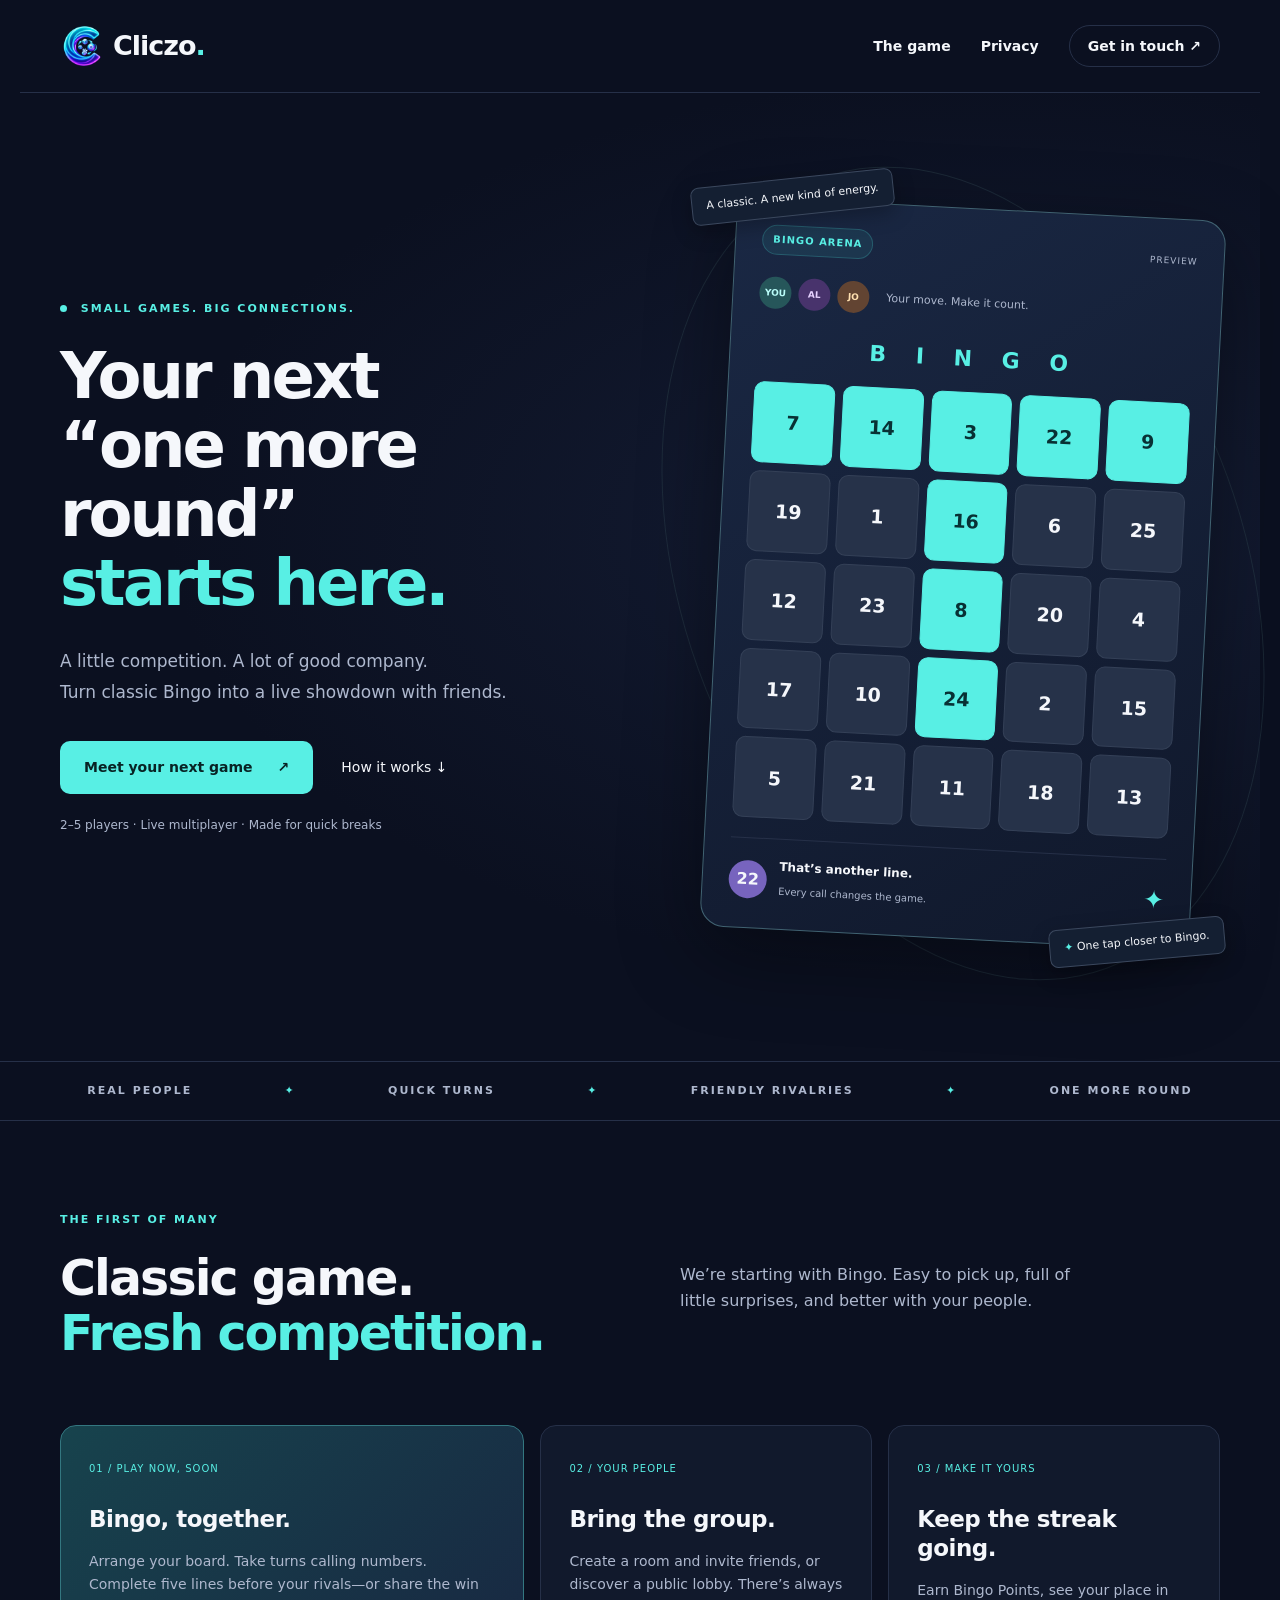
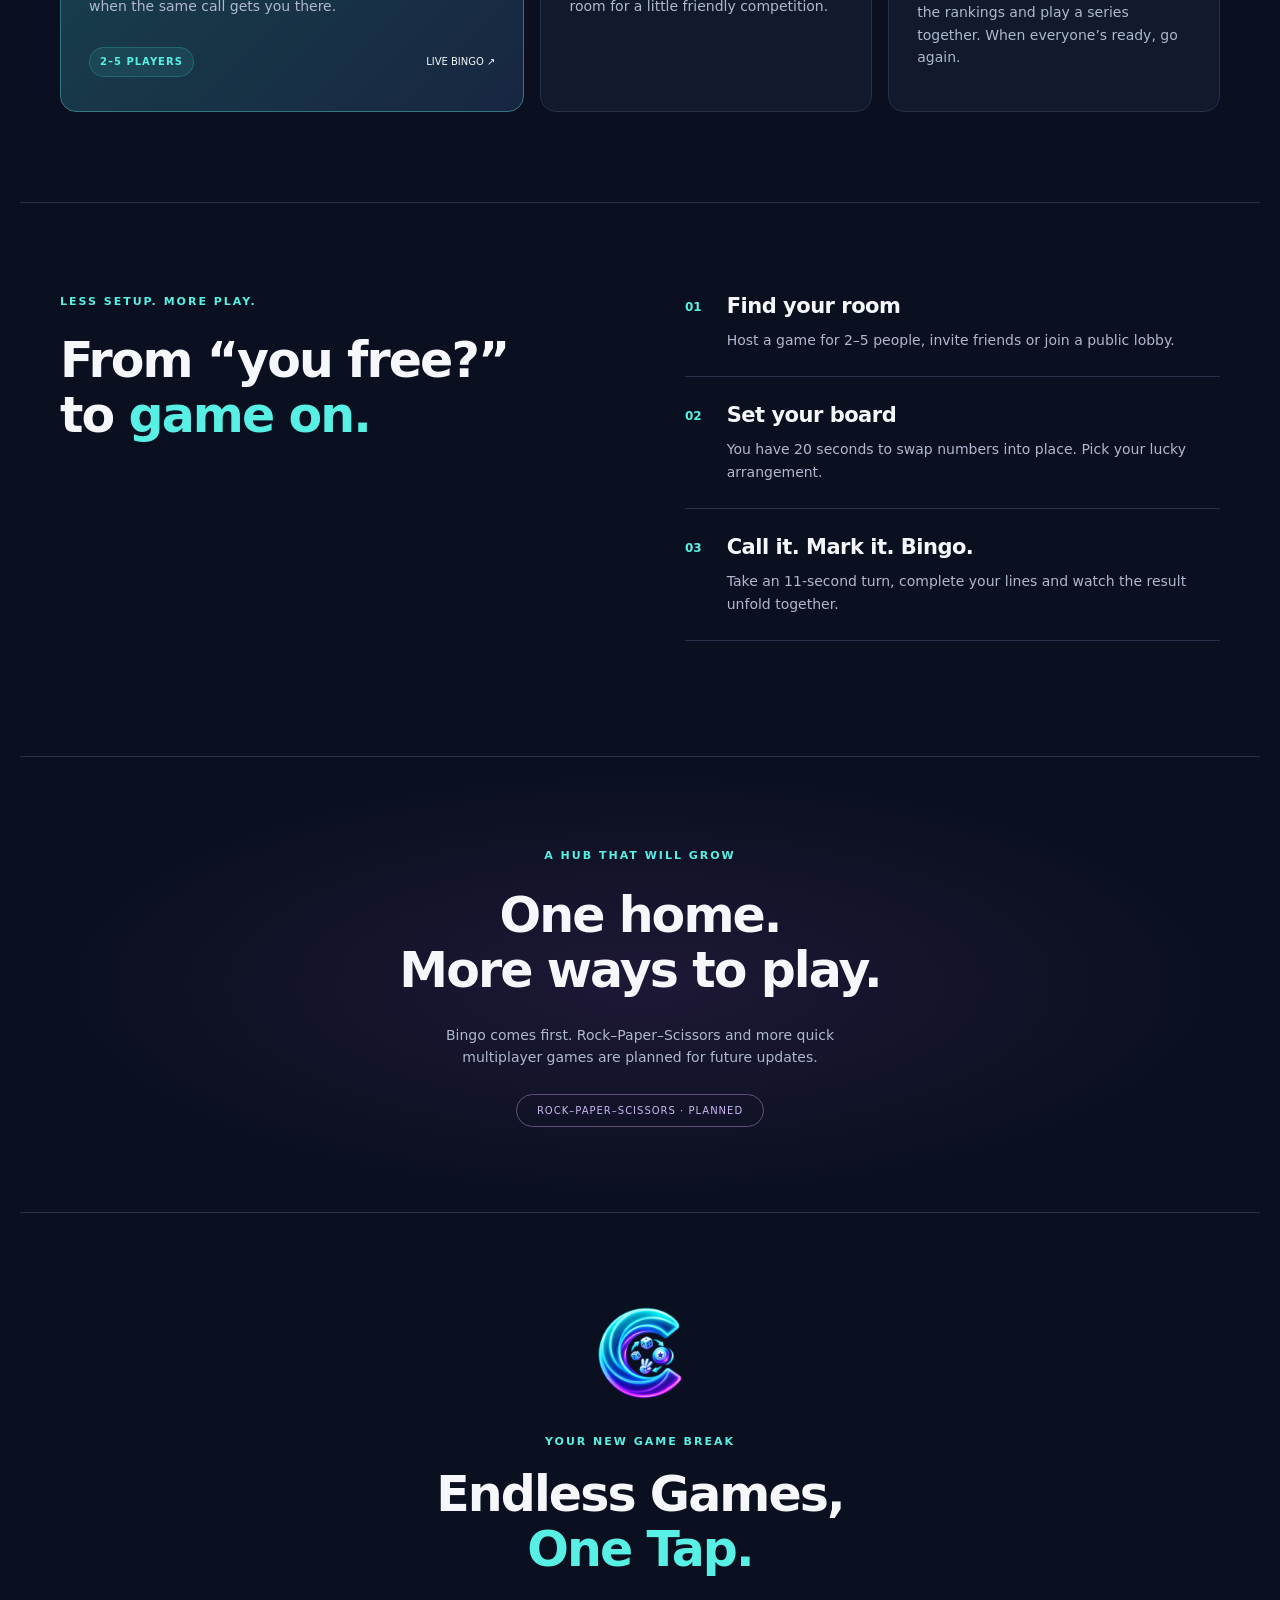
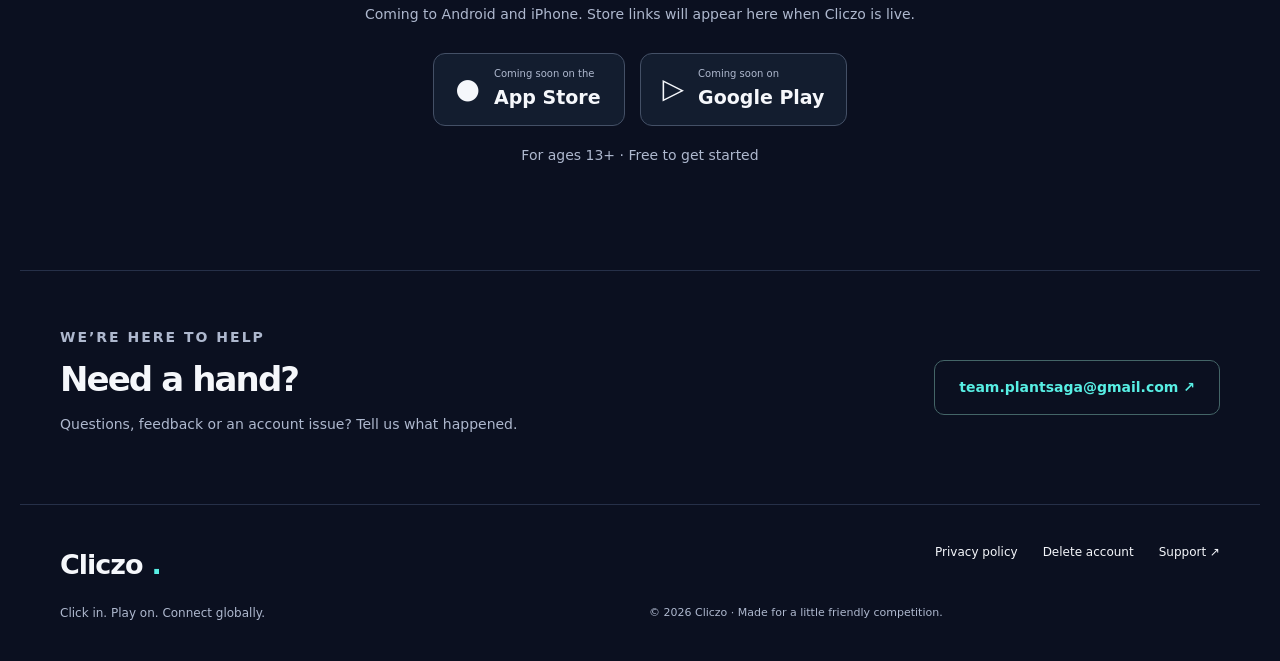
<file: index.html>
<!doctype html><html lang="en"><head><meta charset="utf-8"><meta name="viewport" content="width=device-width,initial-scale=1"><meta name="theme-color" content="#0b1020"><title>Cliczo — Endless Games, One Tap.</title><meta name="description" content="Quick rounds. Real people. Play live multiplayer Bingo with friends in Cliczo. Coming to Android and iPhone."><link rel="canonical" href="https://cliczo.xyz/"><meta property="og:title" content="Cliczo — Endless Games, One Tap."><meta property="og:description" content="Quick rounds. Real people. Play live multiplayer Bingo with friends in Cliczo. Coming to Android and iPhone."><meta property="og:image" content="https://cliczo.xyz/assets/store-icon.png"><link rel="icon" type="image/png" href="/assets/favicon.png"><link rel="apple-touch-icon" href="/assets/apple-touch-icon.png"><link rel="stylesheet" href="/styles.css"></head><body><a class="skip" href="#main">Skip to content</a><header class="nav"><a class="brand" href="/"><img src="/assets/logo.png" width="44" height="44" alt=""><span>Cliczo<span class="brand-dot">.</span></span></a><nav aria-label="Main navigation"><a href="/#games">The game</a><a href="/privacy/">Privacy</a><a class="nav-cta" href="mailto:team.plantsaga@gmail.com">Get in touch ↗</a></nav></header>
<main id="main"><section class="hero"><div class="hero-copy"><p class="eyebrow"><span class="live-dot"></span> SMALL GAMES. BIG CONNECTIONS.</p><h1>Your next<br>“one more round”<br><em>starts here.</em></h1><p class="intro">A little competition. A lot of good company.<br>Turn classic Bingo into a live showdown with friends.</p><div class="actions"><a class="button" href="#download">Meet your next game <span>↗</span></a><a class="text-link" href="#how">How it works ↓</a></div><p class="hero-note">2–5 players · Live multiplayer · Made for quick breaks</p></div><div class="game-stage"><div class="orbit"></div><div class="float-tag tag-one">A classic. A new kind of energy.</div><article class="game-card" aria-label="Illustration of a Bingo board, not a live game"><div class="card-top"><span class="pill">BINGO ARENA</span><span class="demo">PREVIEW</span></div><div class="players"><span class="avatar">YOU</span><span class="avatar purple">AL</span><span class="avatar orange">JO</span><span class="player-label">Your move. Make it count.</span></div><div class="bingo-title">B I N G O</div><div class="board"><span class="tile marked">7</span><span class="tile marked">14</span><span class="tile marked">3</span><span class="tile marked">22</span><span class="tile marked">9</span><span class="tile ">19</span><span class="tile ">1</span><span class="tile marked">16</span><span class="tile ">6</span><span class="tile ">25</span><span class="tile ">12</span><span class="tile ">23</span><span class="tile marked">8</span><span class="tile ">20</span><span class="tile ">4</span><span class="tile ">17</span><span class="tile ">10</span><span class="tile marked">24</span><span class="tile ">2</span><span class="tile ">15</span><span class="tile ">5</span><span class="tile ">21</span><span class="tile ">11</span><span class="tile ">18</span><span class="tile ">13</span></div><div class="call"><span class="call-ball">22</span><div><strong>That’s another line.</strong><span>Every call changes the game.</span></div><span class="spark">✦</span></div></article><div class="float-tag tag-two"><span>✦</span> One tap closer to Bingo.</div></div></section>
<div class="ticker" aria-label="Game highlights"><span>REAL PEOPLE</span><b>✦</b><span>QUICK TURNS</span><b>✦</b><span>FRIENDLY RIVALRIES</span><b>✦</b><span>ONE MORE ROUND</span></div>
<section id="games" class="section"><div class="section-heading"><p class="eyebrow">THE FIRST OF MANY</p><h2>Classic game.<br><span>Fresh competition.</span></h2><p>We’re starting with Bingo. Easy to pick up, full of little surprises, and better with your people.</p></div><div class="feature-grid"><article class="feature primary"><span class="feature-number">01 / PLAY NOW, SOON</span><h3>Bingo, together.</h3><p>Arrange your board. Take turns calling numbers. Complete five lines before your rivals—or share the win when the same call gets you there.</p><div class="feature-bottom"><span class="pill">2–5 PLAYERS</span><span>LIVE BINGO ↗</span></div></article><article class="feature"><span class="feature-number">02 / YOUR PEOPLE</span><h3>Bring the group.</h3><p>Create a room and invite friends, or discover a public lobby. There’s always room for a little friendly competition.</p></article><article class="feature"><span class="feature-number">03 / MAKE IT YOURS</span><h3>Keep the streak going.</h3><p>Earn Bingo Points, see your place in the rankings and play a series together. When everyone’s ready, go again.</p></article></div></section>
<section id="how" class="section how"><div><p class="eyebrow">LESS SETUP. MORE PLAY.</p><h2>From “you free?”<br>to <span>game on.</span></h2></div><ol class="steps"><li><span>01</span><div><h3>Find your room</h3><p>Host a game for 2–5 people, invite friends or join a public lobby.</p></div></li><li><span>02</span><div><h3>Set your board</h3><p>You have 20 seconds to swap numbers into place. Pick your lucky arrangement.</p></div></li><li><span>03</span><div><h3>Call it. Mark it. Bingo.</h3><p>Take an 11-second turn, complete your lines and watch the result unfold together.</p></div></li></ol></section>
<section class="section future"><p class="eyebrow">A HUB THAT WILL GROW</p><h2>One home.<br>More ways to play.</h2><p>Bingo comes first. Rock–Paper–Scissors and more quick multiplayer games are planned for future updates.</p><span class="outline-pill">ROCK–PAPER–SCISSORS · PLANNED</span></section>
<section id="download" class="section download"><img src="/assets/logo.png" alt="Cliczo neon C logo" width="100" height="100"><p class="eyebrow">YOUR NEW GAME BREAK</p><h2>Endless Games,<br><span>One Tap.</span></h2><p>Coming to Android and iPhone. Store links will appear here when Cliczo is live.</p><div class="store-links"><div class="store-badge" aria-label="App Store release coming soon"><span class="store-symbol">●</span><div><small>Coming soon on the</small><strong>App Store</strong></div></div><div class="store-badge" aria-label="Google Play release coming soon"><span class="store-symbol">▷</span><div><small>Coming soon on</small><strong>Google Play</strong></div></div></div><p class="download-note">For ages 13+ · Free to get started</p></section>
<section id="support" class="section support"><div><p class="eyebrow">WE’RE HERE TO HELP</p><h2>Need a hand?</h2><p>Questions, feedback or an account issue? Tell us what happened.</p></div><a class="button secondary" href="mailto:team.plantsaga@gmail.com">team.plantsaga@gmail.com ↗</a></section></main><footer><a class="brand" href="/">Cliczo<span class="brand-dot">.</span></a><p>Click in. Play on. Connect globally.</p><div><a href="/privacy/">Privacy policy</a><a href="/delete-account/">Delete account</a><a href="mailto:team.plantsaga@gmail.com">Support ↗</a></div><small>© 2026 Cliczo · Made for a little friendly competition.</small></footer></body></html>
</file>
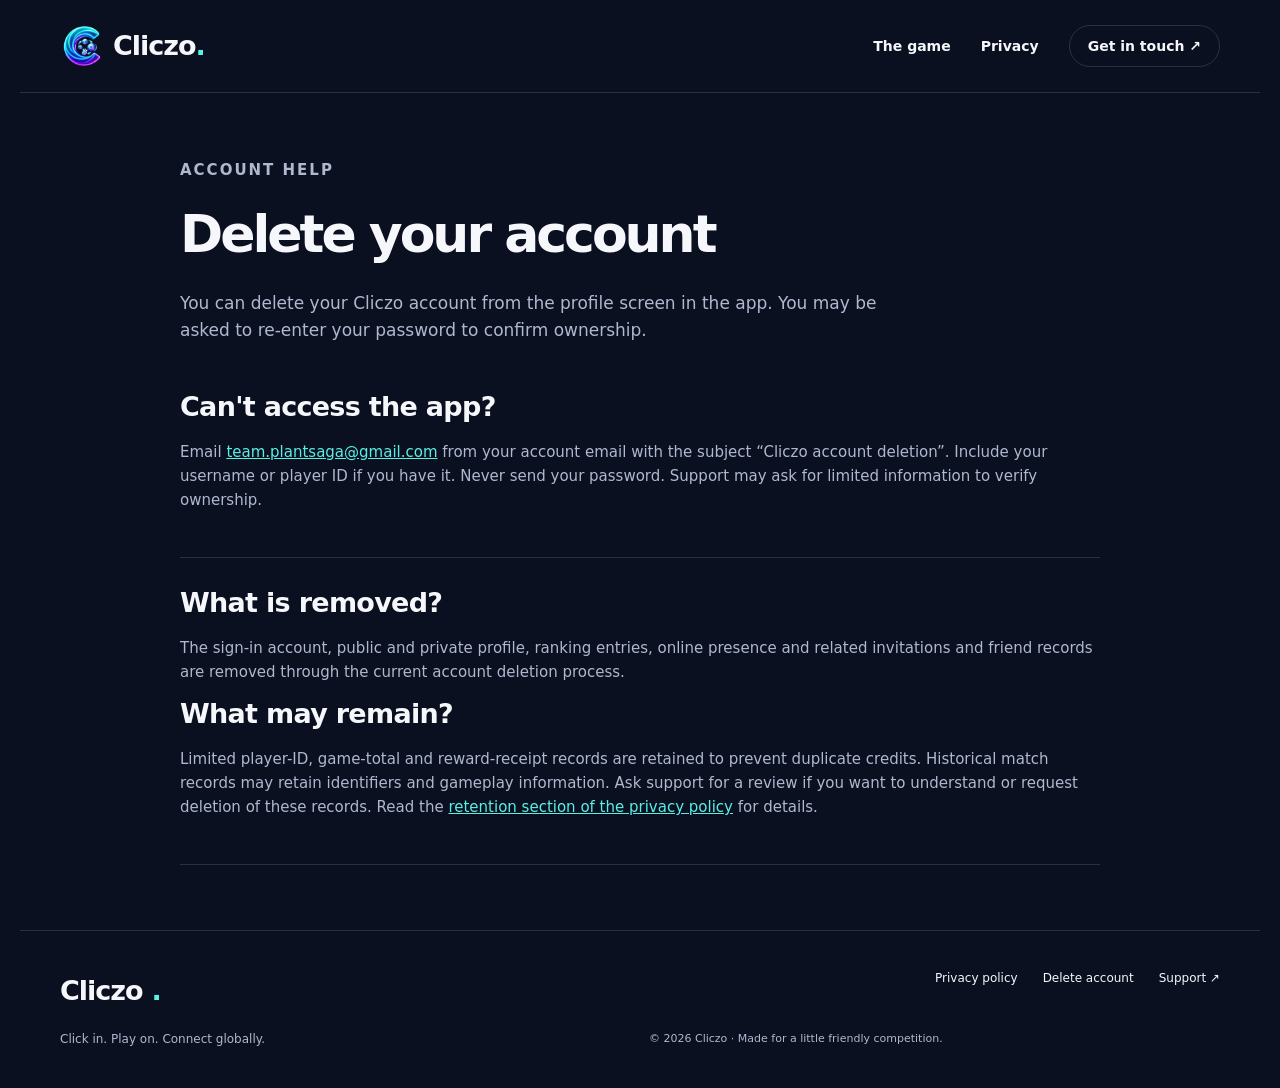
<file: delete-account/index.html>
<!doctype html><html lang="en"><head><meta charset="utf-8"><meta name="viewport" content="width=device-width,initial-scale=1"><meta name="theme-color" content="#0b1020"><title>Cliczo — Delete Your Account</title><meta name="description" content="How to delete your Cliczo account and profile, and what game records may be retained."><link rel="canonical" href="https://cliczo.xyz/delete-account/"><meta property="og:title" content="Cliczo — Delete Your Account"><meta property="og:description" content="How to delete your Cliczo account and profile, and what game records may be retained."><meta property="og:image" content="https://cliczo.xyz/assets/store-icon.png"><link rel="icon" type="image/png" href="/assets/favicon.png"><link rel="apple-touch-icon" href="/assets/apple-touch-icon.png"><link rel="stylesheet" href="/styles.css"></head><body><a class="skip" href="#main">Skip to content</a><header class="nav"><a class="brand" href="/"><img src="/assets/logo.png" width="44" height="44" alt=""><span>Cliczo<span class="brand-dot">.</span></span></a><nav aria-label="Main navigation"><a href="/#games">The game</a><a href="/privacy/">Privacy</a><a class="nav-cta" href="mailto:team.plantsaga@gmail.com">Get in touch ↗</a></nav></header><main id="main" class="legal"><p class="eyebrow">ACCOUNT HELP</p><h1>Delete your account</h1><p class="lead">You can delete your Cliczo account from the profile screen in the app. You may be asked to re-enter your password to confirm ownership.</p><section><h2>Can't access the app?</h2><p>Email <a href="mailto:team.plantsaga@gmail.com?subject=Cliczo%20account%20deletion">team.plantsaga@gmail.com</a> from your account email with the subject “Cliczo account deletion”. Include your username or player ID if you have it. Never send your password. Support may ask for limited information to verify ownership.</p></section><section><h2>What is removed?</h2><p>The sign-in account, public and private profile, ranking entries, online presence and related invitations and friend records are removed through the current account deletion process.</p><h2>What may remain?</h2><p>Limited player-ID, game-total and reward-receipt records are retained to prevent duplicate credits. Historical match records may retain identifiers and gameplay information. Ask support for a review if you want to understand or request deletion of these records. Read the <a href="/privacy/#retention">retention section of the privacy policy</a> for details.</p></section></main><footer><a class="brand" href="/">Cliczo<span class="brand-dot">.</span></a><p>Click in. Play on. Connect globally.</p><div><a href="/privacy/">Privacy policy</a><a href="/delete-account/">Delete account</a><a href="mailto:team.plantsaga@gmail.com">Support ↗</a></div><small>© 2026 Cliczo · Made for a little friendly competition.</small></footer></body></html>
</file>
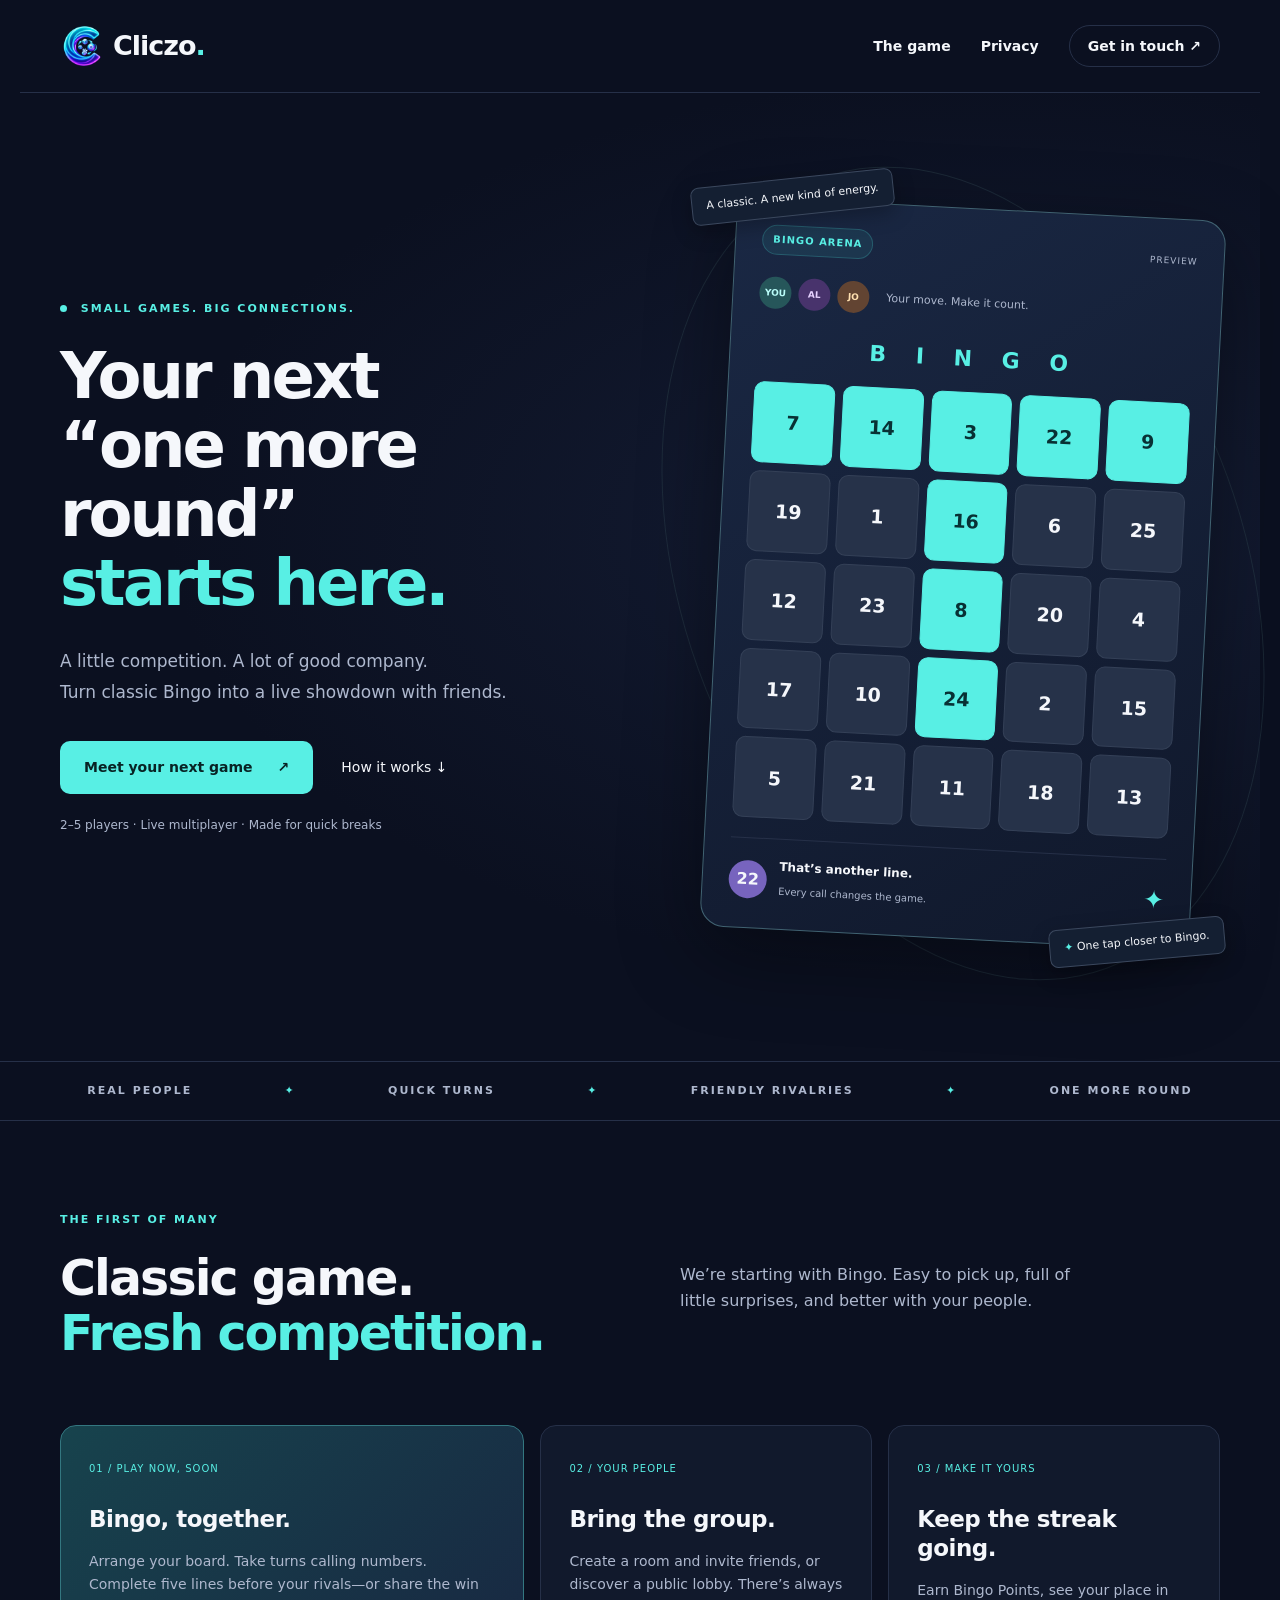
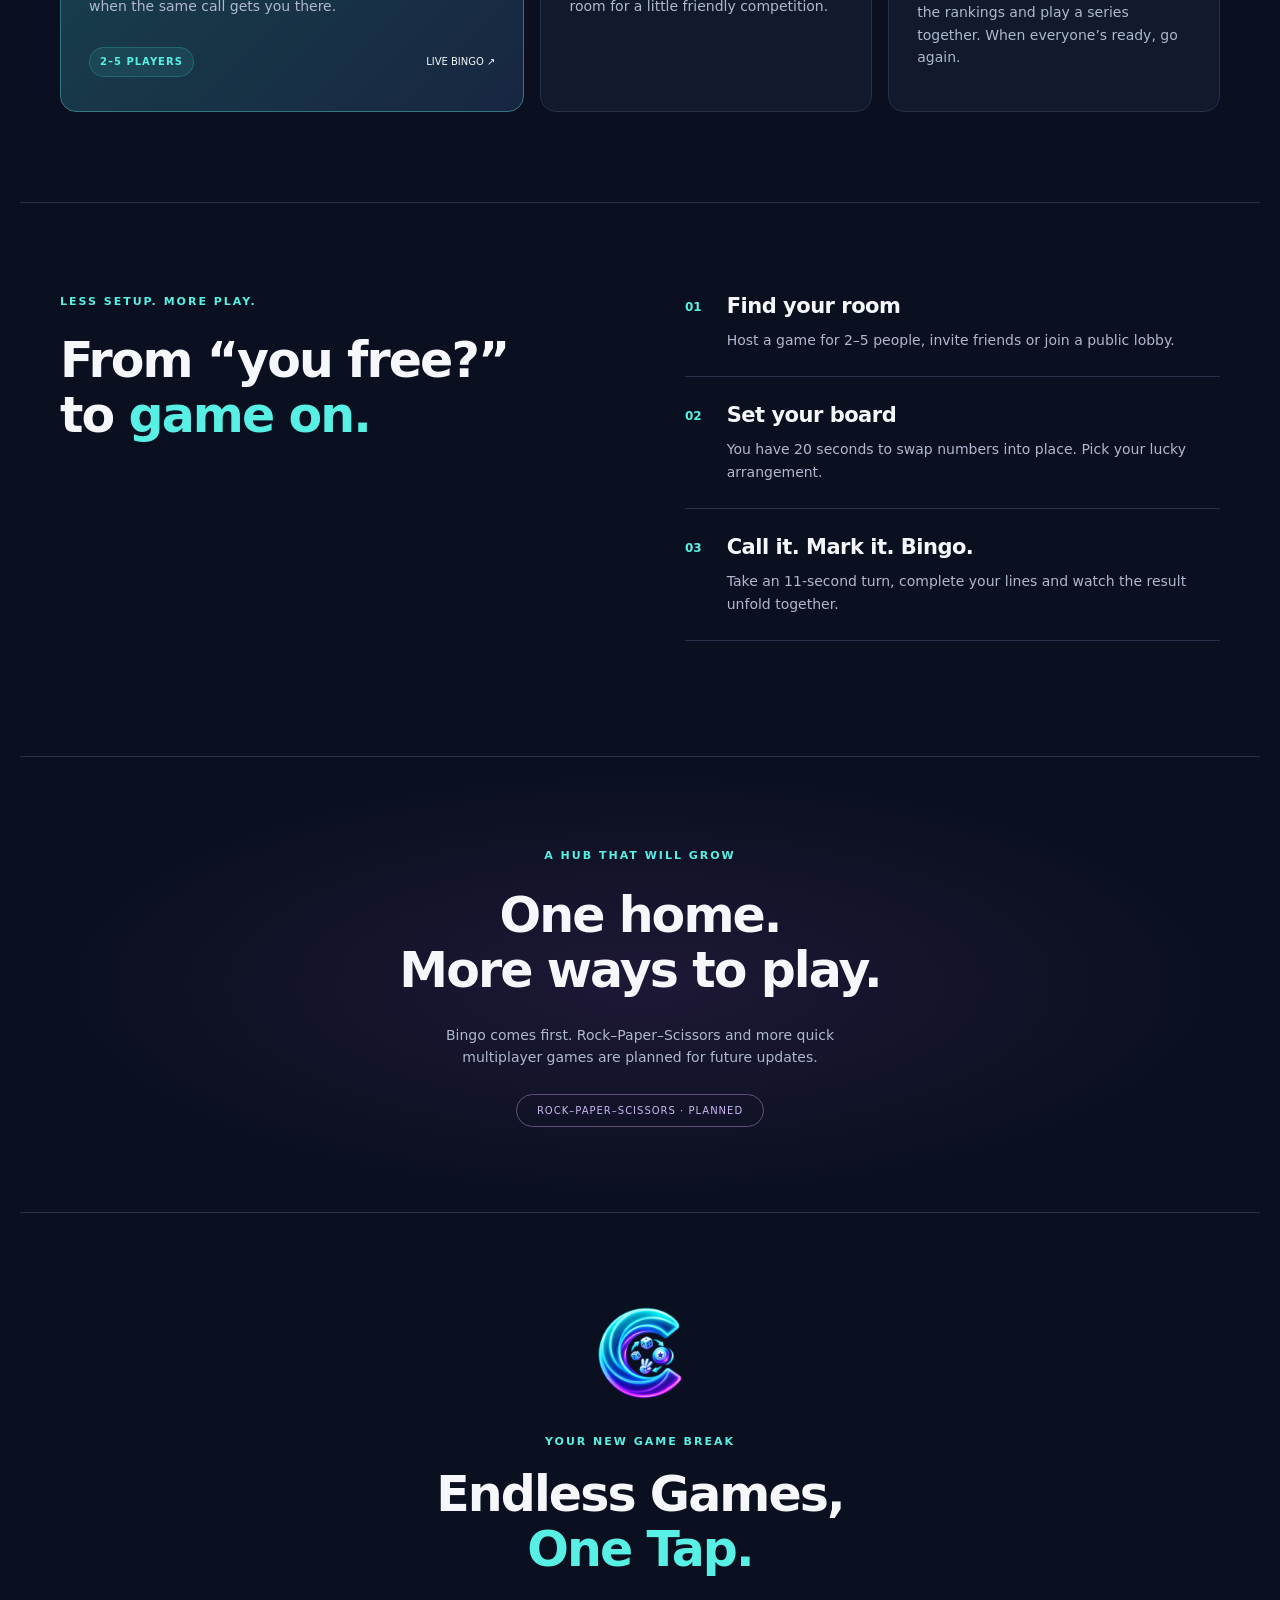
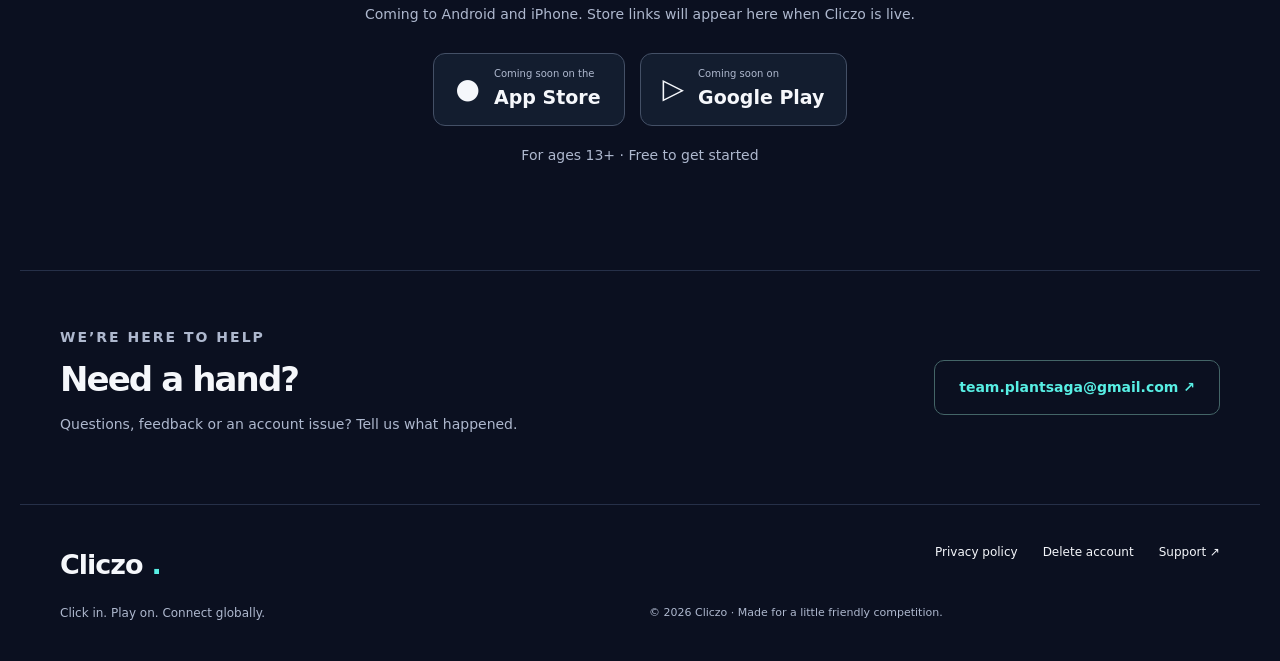
<file: download/index.html>
<!doctype html><html lang="en"><head><meta charset="utf-8"><meta name="viewport" content="width=device-width,initial-scale=1"><meta http-equiv="refresh" content="0;url=/#download"><title>Get Cliczo</title></head><body><p><a href="/#download">See Cliczo download information</a></p></body></html>
</file>
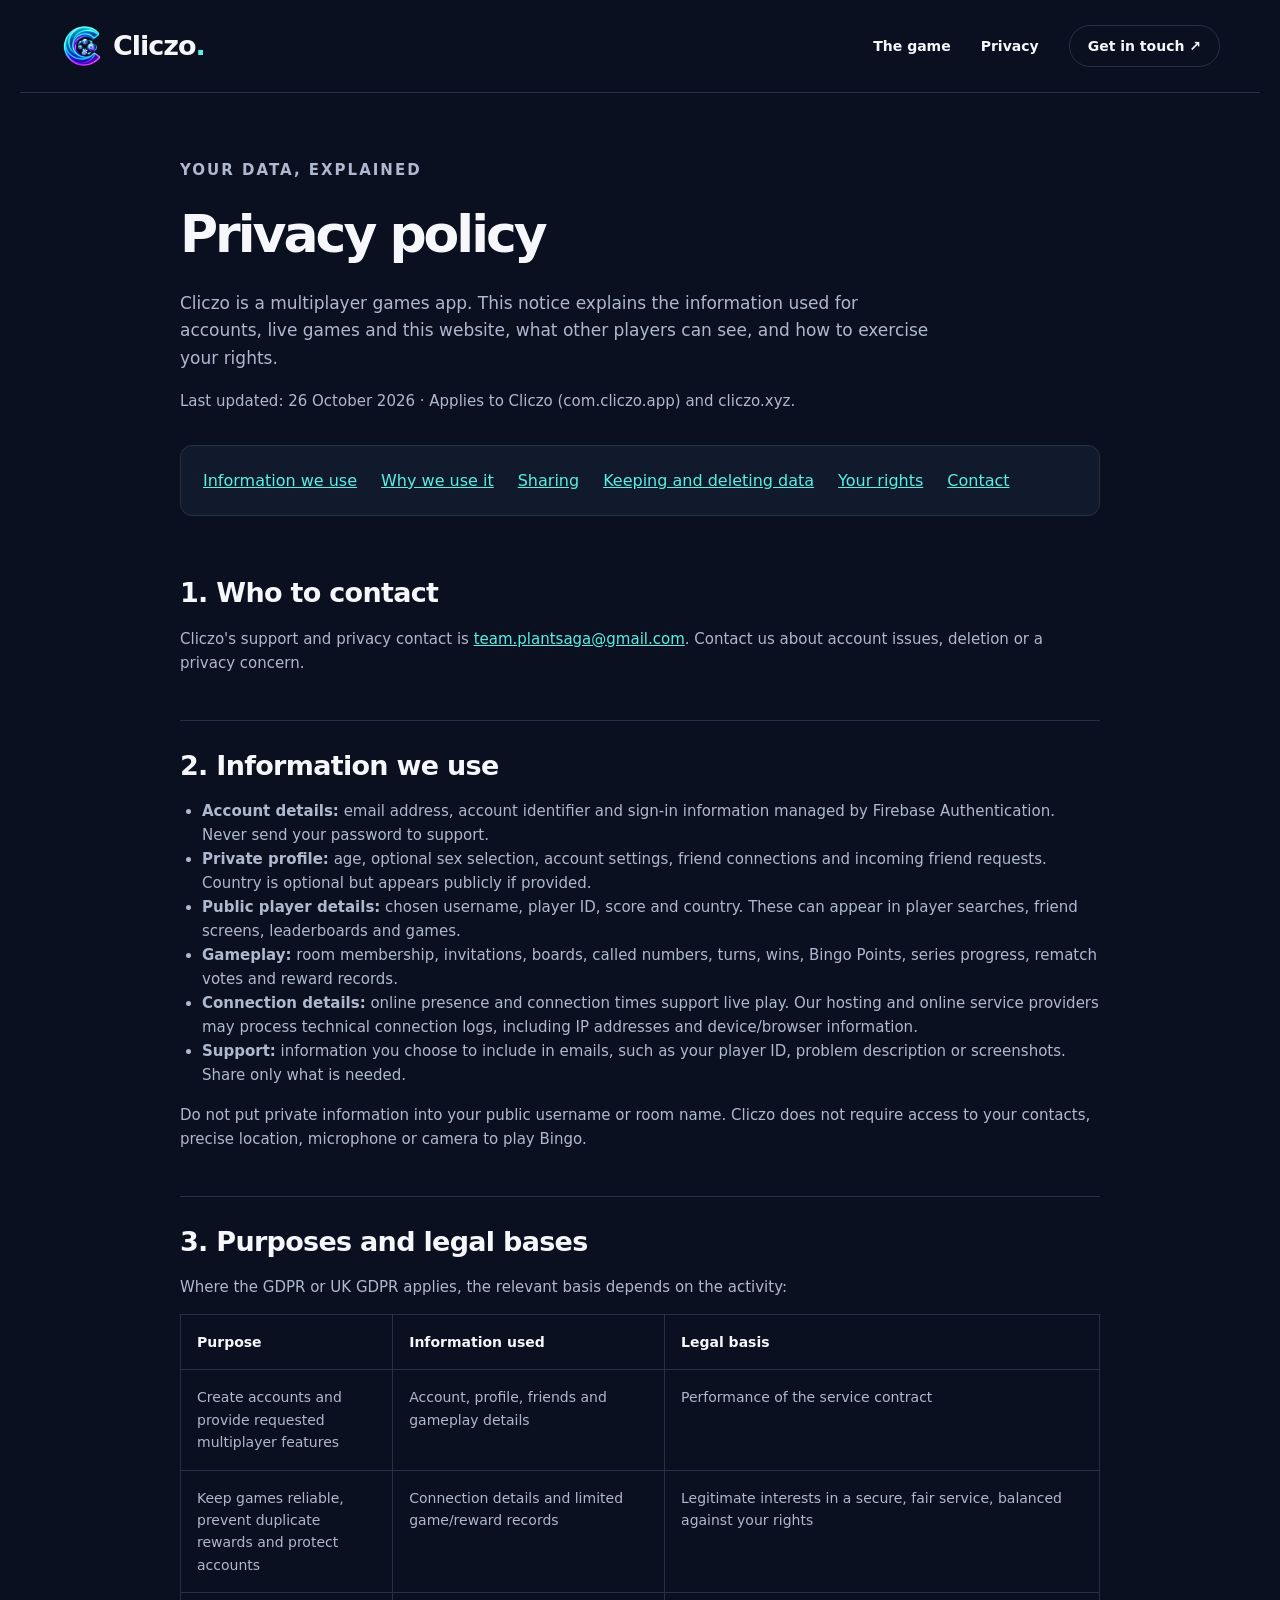
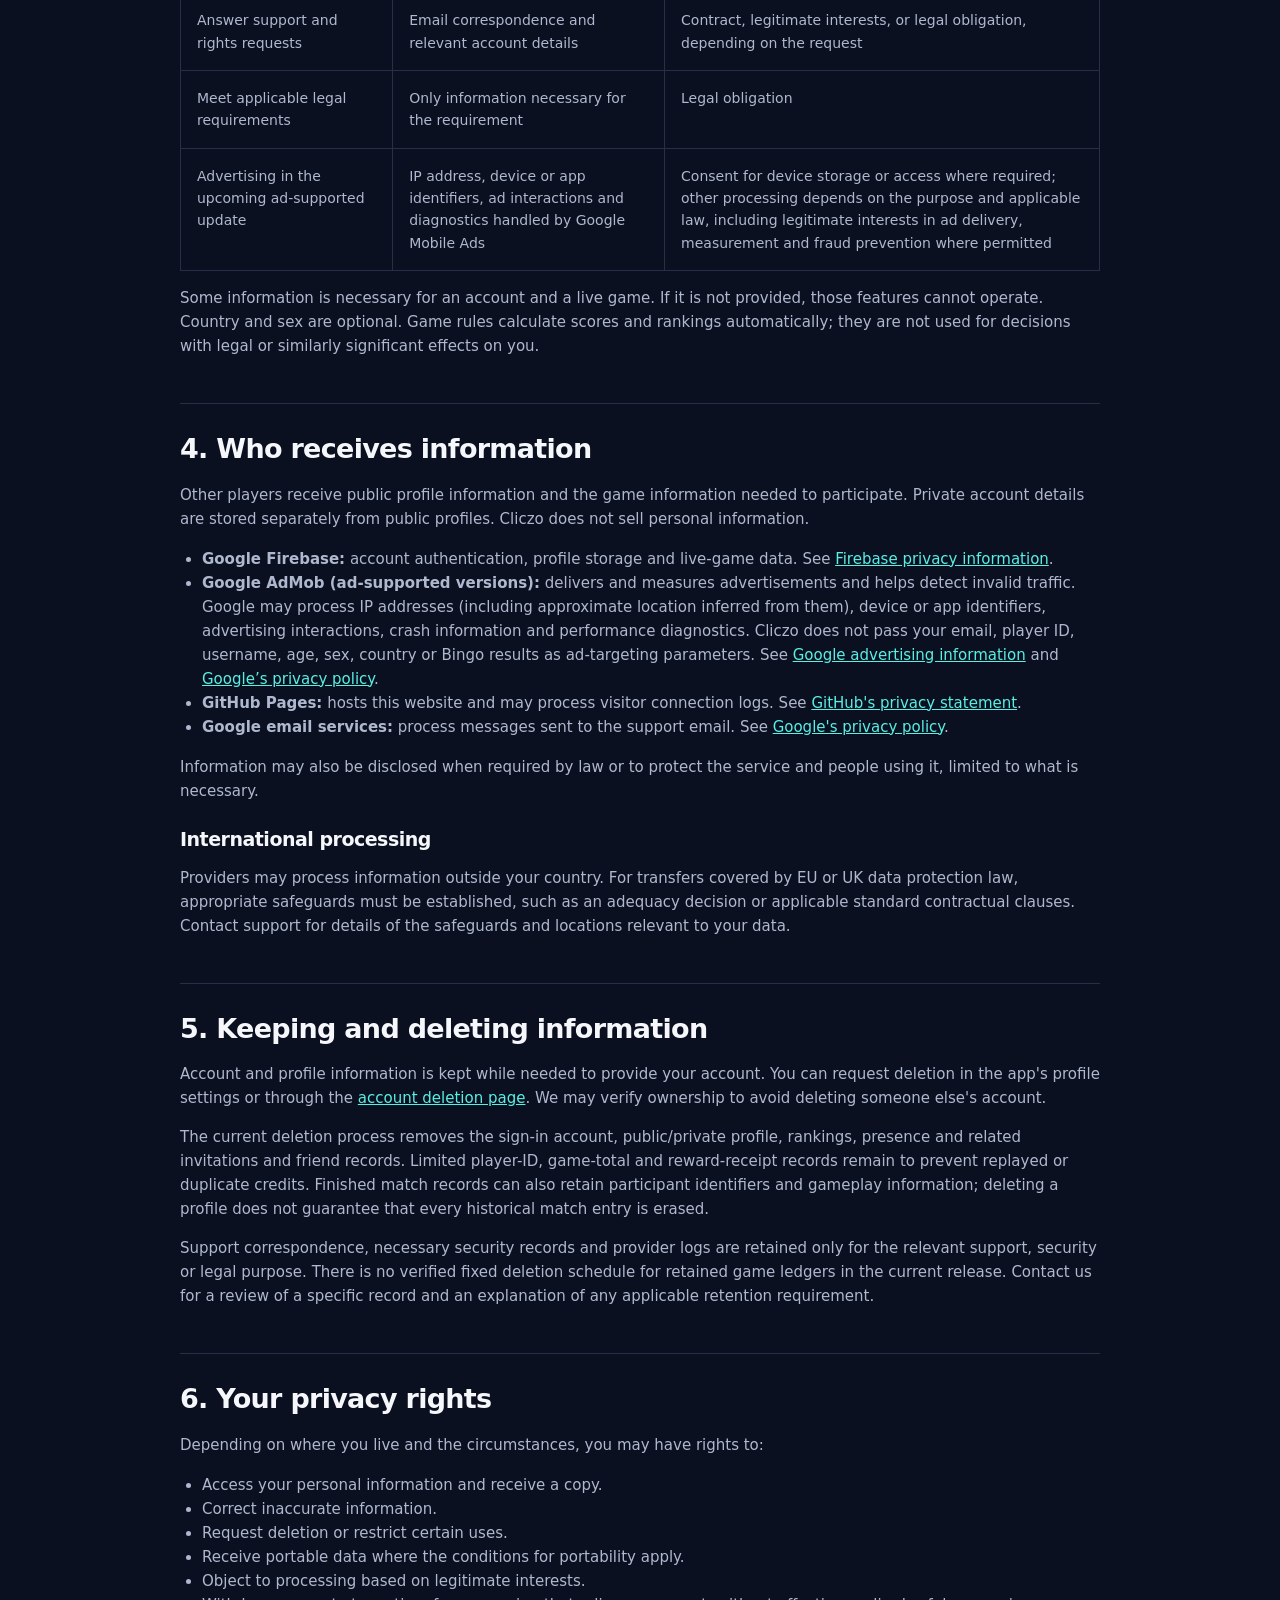
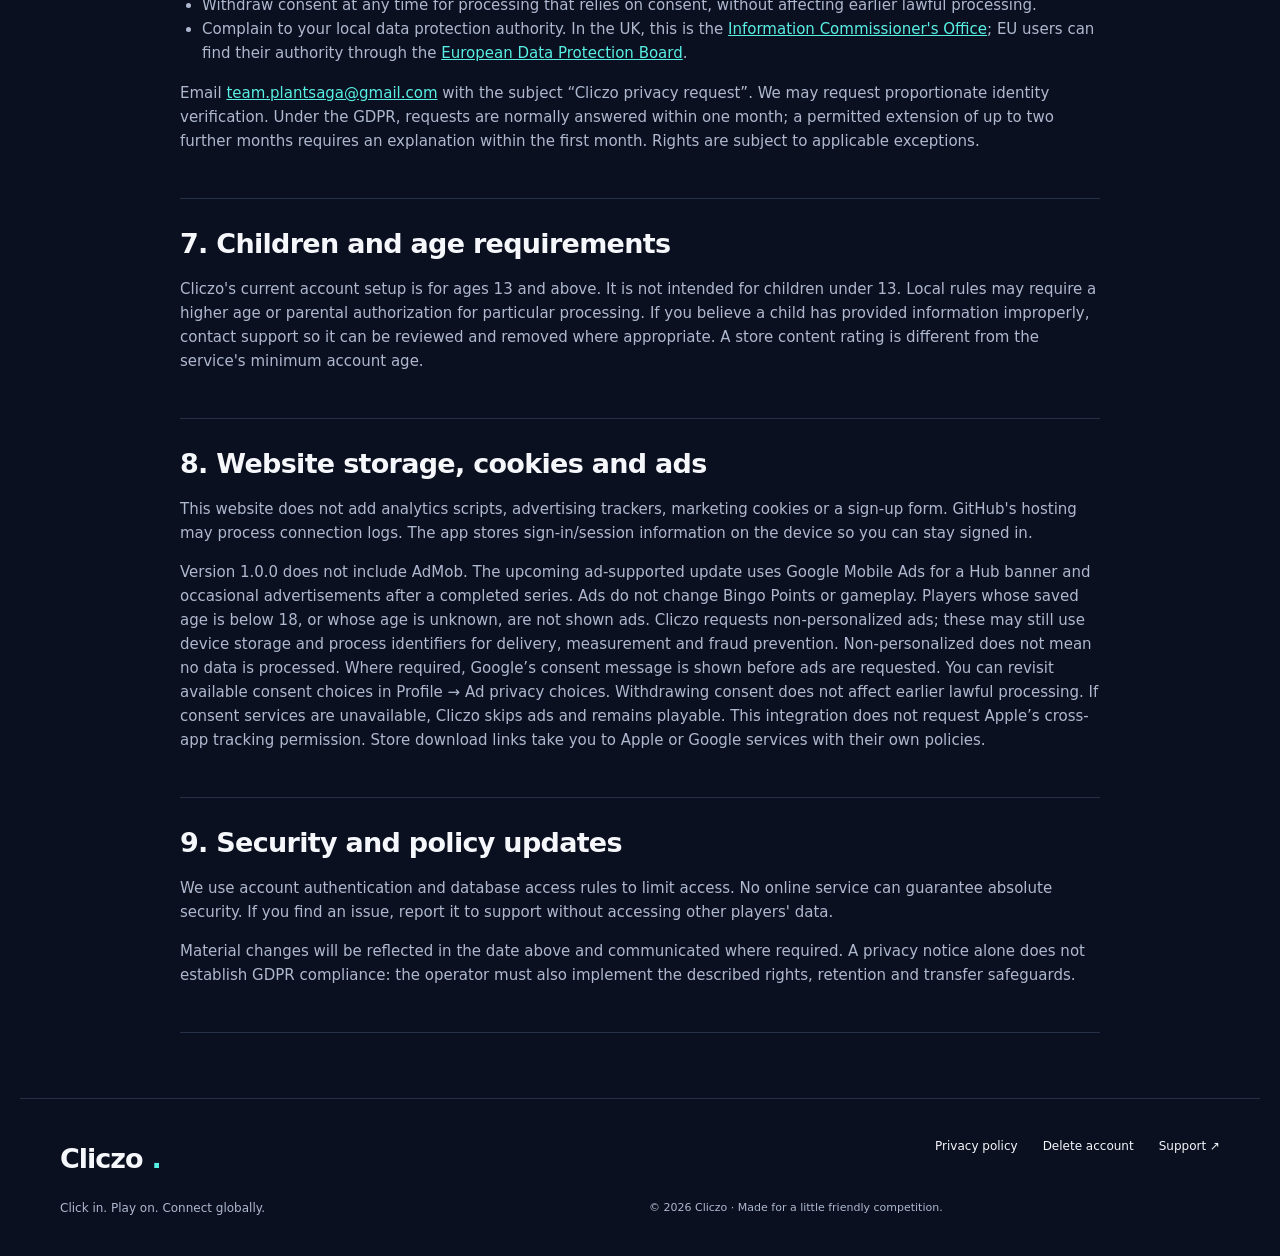
<file: privacy/index.html>
<!doctype html><html lang="en"><head><meta charset="utf-8"><meta name="viewport" content="width=device-width,initial-scale=1"><meta name="theme-color" content="#0b1020"><title>Cliczo — Privacy Policy</title><meta name="description" content="How Cliczo uses account and gameplay information, what is public, and how to request access or deletion."><link rel="canonical" href="https://cliczo.xyz/privacy/"><meta property="og:title" content="Cliczo — Privacy Policy"><meta property="og:description" content="How Cliczo uses account and gameplay information, what is public, and how to request access or deletion."><meta property="og:image" content="https://cliczo.xyz/assets/store-icon.png"><link rel="icon" type="image/png" href="/assets/favicon.png"><link rel="apple-touch-icon" href="/assets/apple-touch-icon.png"><link rel="stylesheet" href="/styles.css"></head><body><a class="skip" href="#main">Skip to content</a><header class="nav"><a class="brand" href="/"><img src="/assets/logo.png" width="44" height="44" alt=""><span>Cliczo<span class="brand-dot">.</span></span></a><nav aria-label="Main navigation"><a href="/#games">The game</a><a href="/privacy/">Privacy</a><a class="nav-cta" href="mailto:team.plantsaga@gmail.com">Get in touch ↗</a></nav></header><main id="main" class="legal"><p class="eyebrow">YOUR DATA, EXPLAINED</p><h1>Privacy policy</h1><p class="lead">Cliczo is a multiplayer games app. This notice explains the information used for accounts, live games and this website, what other players can see, and how to exercise your rights.</p><p>Last updated: 26 October 2026 · Applies to Cliczo (com.cliczo.app) and cliczo.xyz.</p><div class="toc" aria-label="On this page"><a href="#data">Information we use</a><a href="#purpose">Why we use it</a><a href="#sharing">Sharing</a><a href="#retention">Keeping and deleting data</a><a href="#rights">Your rights</a><a href="#contact">Contact</a></div>
<section id="contact"><h2>1. Who to contact</h2><p>Cliczo's support and privacy contact is <a href="mailto:team.plantsaga@gmail.com">team.plantsaga@gmail.com</a>. Contact us about account issues, deletion or a privacy concern.</p></section>
<section id="data"><h2>2. Information we use</h2><ul><li><strong>Account details:</strong> email address, account identifier and sign-in information managed by Firebase Authentication. Never send your password to support.</li><li><strong>Private profile:</strong> age, optional sex selection, account settings, friend connections and incoming friend requests. Country is optional but appears publicly if provided.</li><li><strong>Public player details:</strong> chosen username, player ID, score and country. These can appear in player searches, friend screens, leaderboards and games.</li><li><strong>Gameplay:</strong> room membership, invitations, boards, called numbers, turns, wins, Bingo Points, series progress, rematch votes and reward records.</li><li><strong>Connection details:</strong> online presence and connection times support live play. Our hosting and online service providers may process technical connection logs, including IP addresses and device/browser information.</li><li><strong>Support:</strong> information you choose to include in emails, such as your player ID, problem description or screenshots. Share only what is needed.</li></ul><p>Do not put private information into your public username or room name. Cliczo does not require access to your contacts, precise location, microphone or camera to play Bingo.</p></section>
<section id="purpose"><h2>3. Purposes and legal bases</h2><p>Where the GDPR or UK GDPR applies, the relevant basis depends on the activity:</p><table><thead><tr><th>Purpose</th><th>Information used</th><th>Legal basis</th></tr></thead><tbody><tr><td>Create accounts and provide requested multiplayer features</td><td>Account, profile, friends and gameplay details</td><td>Performance of the service contract</td></tr><tr><td>Keep games reliable, prevent duplicate rewards and protect accounts</td><td>Connection details and limited game/reward records</td><td>Legitimate interests in a secure, fair service, balanced against your rights</td></tr><tr><td>Answer support and rights requests</td><td>Email correspondence and relevant account details</td><td>Contract, legitimate interests, or legal obligation, depending on the request</td></tr><tr><td>Meet applicable legal requirements</td><td>Only information necessary for the requirement</td><td>Legal obligation</td></tr><tr><td>Advertising in the upcoming ad-supported update</td><td>IP address, device or app identifiers, ad interactions and diagnostics handled by Google Mobile Ads</td><td>Consent for device storage or access where required; other processing depends on the purpose and applicable law, including legitimate interests in ad delivery, measurement and fraud prevention where permitted</td></tr></tbody></table><p>Some information is necessary for an account and a live game. If it is not provided, those features cannot operate. Country and sex are optional. Game rules calculate scores and rankings automatically; they are not used for decisions with legal or similarly significant effects on you.</p></section>
<section id="sharing"><h2>4. Who receives information</h2><p>Other players receive public profile information and the game information needed to participate. Private account details are stored separately from public profiles. Cliczo does not sell personal information.</p><ul><li><strong>Google Firebase:</strong> account authentication, profile storage and live-game data. See <a href="https://firebase.google.com/support/privacy">Firebase privacy information</a>.</li><li><strong>Google AdMob (ad-supported versions):</strong> delivers and measures advertisements and helps detect invalid traffic. Google may process IP addresses (including approximate location inferred from them), device or app identifiers, advertising interactions, crash information and performance diagnostics. Cliczo does not pass your email, player ID, username, age, sex, country or Bingo results as ad-targeting parameters. See <a href="https://policies.google.com/technologies/ads">Google advertising information</a> and <a href="https://policies.google.com/privacy">Google’s privacy policy</a>.</li><li><strong>GitHub Pages:</strong> hosts this website and may process visitor connection logs. See <a href="https://docs.github.com/en/site-policy/privacy-policies/github-general-privacy-statement">GitHub's privacy statement</a>.</li><li><strong>Google email services:</strong> process messages sent to the support email. See <a href="https://policies.google.com/privacy">Google's privacy policy</a>.</li></ul><p>Information may also be disclosed when required by law or to protect the service and people using it, limited to what is necessary.</p><h3>International processing</h3><p>Providers may process information outside your country. For transfers covered by EU or UK data protection law, appropriate safeguards must be established, such as an adequacy decision or applicable standard contractual clauses. Contact support for details of the safeguards and locations relevant to your data.</p></section>
<section id="retention"><h2>5. Keeping and deleting information</h2><p>Account and profile information is kept while needed to provide your account. You can request deletion in the app's profile settings or through the <a href="/delete-account/">account deletion page</a>. We may verify ownership to avoid deleting someone else's account.</p><p>The current deletion process removes the sign-in account, public/private profile, rankings, presence and related invitations and friend records. Limited player-ID, game-total and reward-receipt records remain to prevent replayed or duplicate credits. Finished match records can also retain participant identifiers and gameplay information; deleting a profile does not guarantee that every historical match entry is erased.</p><p>Support correspondence, necessary security records and provider logs are retained only for the relevant support, security or legal purpose. There is no verified fixed deletion schedule for retained game ledgers in the current release. Contact us for a review of a specific record and an explanation of any applicable retention requirement.</p></section>
<section id="rights"><h2>6. Your privacy rights</h2><p>Depending on where you live and the circumstances, you may have rights to:</p><ul><li>Access your personal information and receive a copy.</li><li>Correct inaccurate information.</li><li>Request deletion or restrict certain uses.</li><li>Receive portable data where the conditions for portability apply.</li><li>Object to processing based on legitimate interests.</li><li>Withdraw consent at any time for processing that relies on consent, without affecting earlier lawful processing.</li><li>Complain to your local data protection authority. In the UK, this is the <a href="https://ico.org.uk/make-a-complaint/">Information Commissioner's Office</a>; EU users can find their authority through the <a href="https://www.edpb.europa.eu/about-edpb/about-edpb/members_en">European Data Protection Board</a>.</li></ul><p>Email <a href="mailto:team.plantsaga@gmail.com">team.plantsaga@gmail.com</a> with the subject “Cliczo privacy request”. We may request proportionate identity verification. Under the GDPR, requests are normally answered within one month; a permitted extension of up to two further months requires an explanation within the first month. Rights are subject to applicable exceptions.</p></section>
<section><h2>7. Children and age requirements</h2><p>Cliczo's current account setup is for ages 13 and above. It is not intended for children under 13. Local rules may require a higher age or parental authorization for particular processing. If you believe a child has provided information improperly, contact support so it can be reviewed and removed where appropriate. A store content rating is different from the service's minimum account age.</p></section>
<section><h2>8. Website storage, cookies and ads</h2><p>This website does not add analytics scripts, advertising trackers, marketing cookies or a sign-up form. GitHub's hosting may process connection logs. The app stores sign-in/session information on the device so you can stay signed in.</p><p>Version 1.0.0 does not include AdMob. The upcoming ad-supported update uses Google Mobile Ads for a Hub banner and occasional advertisements after a completed series. Ads do not change Bingo Points or gameplay. Players whose saved age is below 18, or whose age is unknown, are not shown ads. Cliczo requests non-personalized ads; these may still use device storage and process identifiers for delivery, measurement and fraud prevention. Non-personalized does not mean no data is processed. Where required, Google’s consent message is shown before ads are requested. You can revisit available consent choices in Profile → Ad privacy choices. Withdrawing consent does not affect earlier lawful processing. If consent services are unavailable, Cliczo skips ads and remains playable. This integration does not request Apple’s cross-app tracking permission. Store download links take you to Apple or Google services with their own policies.</p></section>
<section><h2>9. Security and policy updates</h2><p>We use account authentication and database access rules to limit access. No online service can guarantee absolute security. If you find an issue, report it to support without accessing other players' data.</p><p>Material changes will be reflected in the date above and communicated where required. A privacy notice alone does not establish GDPR compliance: the operator must also implement the described rights, retention and transfer safeguards.</p></section></main><footer><a class="brand" href="/">Cliczo<span class="brand-dot">.</span></a><p>Click in. Play on. Connect globally.</p><div><a href="/privacy/">Privacy policy</a><a href="/delete-account/">Delete account</a><a href="mailto:team.plantsaga@gmail.com">Support ↗</a></div><small>© 2026 Cliczo · Made for a little friendly competition.</small></footer></body></html>
</file>
<file: styles.css>
@charset "UTF-8";
:root{color-scheme:dark;--bg:#0b1020;--panel:#11192c;--ink:#f5f7fb;--muted:#aeb8ce;--aqua:#58efe4;--line:#263048}*{box-sizing:border-box}html{scroll-behavior:smooth;scroll-padding-top:95px}body{margin:0;background:var(--bg);color:var(--ink);font-family:Inter,ui-sans-serif,system-ui,-apple-system,BlinkMacSystemFont,"Segoe UI",sans-serif;line-height:1.6}a{color:inherit;text-decoration:none}a:hover{color:var(--aqua)}a:focus-visible{outline:3px solid var(--aqua);outline-offset:5px}button{font:inherit}.skip{position:absolute;top:-100px;z-index:9;background:var(--aqua);color:var(--bg);padding:10px}.skip:focus{top:8px}.nav{max-width:1240px;margin:auto;padding:24px 40px;display:flex;align-items:center;justify-content:space-between;border-bottom:1px solid var(--line)}.brand{display:flex;align-items:center;gap:9px;font-size:27px;font-weight:850;letter-spacing:-1px}.brand img{object-fit:contain}.brand-dot{color:var(--aqua)}nav{display:flex;align-items:center;gap:30px;font-size:14px;font-weight:600}.nav-cta{border:1px solid var(--line);border-radius:999px;padding:9px 18px}.hero{max-width:1240px;margin:auto;display:grid;grid-template-columns:1.15fr 1fr;gap:55px;padding:85px 40px 92px;align-items:center;background:radial-gradient(ellipse at 78% 45%,#26355c55,transparent 60%)}.eyebrow{font-size:11px;letter-spacing:2px;font-weight:800;color:var(--aqua);margin:0 0 24px}.live-dot{display:inline-block;width:7px;height:7px;background:var(--aqua);border-radius:50%;margin-right:8px}h1{font-size:clamp(42px,5vw,68px);line-height:1.08;letter-spacing:-3px;margin:0 0 28px;font-weight:850}h1 em{font-style:normal;color:var(--aqua)}.intro{color:var(--muted);font-size:17px;line-height:1.8}.actions{display:flex;align-items:center;gap:28px;margin:34px 0 22px}.button{display:inline-flex;gap:25px;align-items:center;justify-content:center;padding:15px 24px;background:var(--aqua);border-radius:10px;color:#082324;font-size:14px;font-weight:800;min-height:48px}.button:hover{color:#082324;background:#8efbf3}.text-link{font-size:14px}.hero-note,.download-note{font-size:12px;color:var(--muted)}.game-stage{position:relative;padding:30px 12px}.orbit{position:absolute;inset:-25px;border:1px solid #38525b;border-radius:50%;transform:rotate(-20deg);opacity:.35}.game-card{position:relative;transform:rotate(3deg);padding:26px;border:1px solid #416372;border-radius:24px;background:linear-gradient(145deg,#1a2844,#10182b);box-shadow:0 25px 80px #0006}.card-top,.players,.call,.feature-bottom{display:flex;align-items:center;justify-content:space-between}.pill{font-size:10px;font-weight:800;letter-spacing:1px;color:var(--aqua);background:#4bede415;border:1px solid #4bede433;padding:6px 10px;border-radius:999px}.demo{font-size:9px;letter-spacing:1px;color:var(--muted)}.players{justify-content:flex-start;gap:7px;margin:22px 0}.avatar{width:32px;height:32px;display:grid;place-items:center;border-radius:50%;background:#26565a;color:#bafdf9;font-size:9px;font-weight:800}.purple{background:#48336c;color:#e6d2ff}.orange{background:#624432;color:#ffe0b0}.player-label{font-size:11px;color:var(--muted);margin-left:10px}.bingo-title{text-align:center;letter-spacing:11px;font-size:22px;font-weight:850;margin-bottom:16px;color:var(--aqua)}.board{display:grid;grid-template-columns:repeat(5,1fr);gap:8px}.tile{display:grid;place-items:center;aspect-ratio:1;border-radius:10px;background:#263249;font-size:19px;font-weight:750;border:1px solid #344057}.tile.marked{background:var(--aqua);border-color:var(--aqua);color:#083134}.call{gap:12px;justify-content:flex-start;margin-top:20px;border-top:1px solid var(--line);padding-top:18px}.call-ball{background:#7764be;border-radius:50%;width:38px;height:38px;display:grid;place-items:center;font-weight:800}.call strong{display:block;font-size:12px}.call div span{font-size:10px;color:var(--muted)}.spark{margin-left:auto;color:var(--aqua);font-size:25px}.float-tag{position:absolute;z-index:1;padding:9px 14px;border:1px solid #3b485e;border-radius:8px;background:#141f32;font-size:11px;box-shadow:0 7px 20px #0004}.tag-one{top:0;left:-15px;transform:rotate(-6deg)}.tag-two{bottom:8px;right:-5px;transform:rotate(-5deg)}.tag-two span{color:var(--aqua)}.ticker{border-block:1px solid var(--line);display:flex;justify-content:space-evenly;gap:25px;padding:20px;letter-spacing:2px;font-size:11px;font-weight:700;color:var(--muted)}.ticker b{color:var(--aqua)}.section{max-width:1240px;margin:auto;padding:90px 40px}.section-heading{display:grid;grid-template-columns:1fr 1fr;column-gap:80px}.section-heading .eyebrow{grid-column:1/-1}h2{font-size:clamp(34px,4vw,49px);line-height:1.12;letter-spacing:-1.9px;margin:0 0 25px}h2 span{color:var(--aqua)}.section-heading>p:last-child{max-width:430px;color:var(--muted);margin:10px 0 0}.feature-grid{display:grid;grid-template-columns:1.4fr 1fr 1fr;gap:16px;margin-top:38px}.feature{background:var(--panel);border:1px solid var(--line);border-radius:16px;padding:28px}.feature.primary{background:linear-gradient(135deg,#17434d,#182641);border-color:#337780}.feature-number{font-size:10px;color:var(--aqua);letter-spacing:1px}h3{font-size:23px;line-height:1.25;letter-spacing:-.5px;margin:26px 0 16px}.feature p,.steps p,.future>p:not(.eyebrow),.support p,.download>p:not(.eyebrow){color:var(--muted);font-size:14px}.feature-bottom{gap:12px;font-size:10px;margin-top:30px}.how{display:grid;grid-template-columns:1fr 1fr;gap:90px;border-top:1px solid var(--line)}.steps{margin:0;padding:0;list-style:none}.steps li{display:flex;gap:25px;padding:0 0 25px;margin-bottom:25px;border-bottom:1px solid var(--line)}.steps li>span{color:var(--aqua);font-size:12px;font-weight:800;margin-top:5px}.steps h3{margin:0 0 10px;font-size:21px}.steps p{margin:0}.future{text-align:center;background:radial-gradient(ellipse at center,#34225270,transparent 65%);border-top:1px solid var(--line)}.future>p:not(.eyebrow){max-width:440px;margin:0 auto 28px}.outline-pill{border:1px solid #635078;border-radius:99px;padding:10px 20px;font-size:10px;letter-spacing:1px;color:#cab8ef}.download{text-align:center;border-top:1px solid var(--line)}.download>img{object-fit:contain;margin-bottom:22px}.download .eyebrow{margin-bottom:18px}.store-links{display:flex;gap:15px;justify-content:center;margin:28px 0 18px}.store-badge{display:flex;align-items:center;gap:14px;border:1px solid #445066;padding:12px 22px;border-radius:12px;background:#131d2f;text-align:left;min-width:192px}.store-badge small{display:block;font-size:10px;color:var(--muted)}.store-badge strong{font-size:19px}.store-symbol{font-size:28px}.support{display:flex;justify-content:space-between;align-items:center;gap:30px;border-top:1px solid var(--line);padding-block:55px}.support h2{font-size:34px;margin-bottom:12px}.support .eyebrow{margin-bottom:12px}.secondary{border:1px solid #446567;background:transparent;color:var(--aqua)}footer{max-width:1240px;margin:auto;padding:38px 40px;border-top:1px solid var(--line);display:grid;grid-template-columns:1fr 1fr;gap:18px}footer p{font-size:12px;color:var(--muted);margin:0}footer div{display:flex;justify-content:flex-end;gap:25px;font-size:12px;grid-column:2;grid-row:1}footer small{font-size:11px;color:var(--muted)}.legal{max-width:1000px;margin:auto;padding:65px 40px}.legal h1{font-size:52px}.legal .lead{color:var(--muted);font-size:17px;max-width:750px}.legal section{padding:30px 0;border-bottom:1px solid var(--line);scroll-margin-top:20px}.legal h2{font-size:27px;letter-spacing:-.7px;margin-bottom:18px}.legal h3{font-size:19px;margin:25px 0 12px}.legal p,.legal li{color:var(--muted);font-size:15px}.legal a{color:var(--aqua);text-decoration:underline}.legal .toc{display:flex;flex-wrap:wrap;gap:12px 24px;background:var(--panel);border:1px solid var(--line);padding:22px;border-radius:12px;margin:32px 0}.legal table{width:100%;border-collapse:collapse;font-size:14px}.legal th,.legal td{text-align:left;vertical-align:top;padding:16px;border:1px solid var(--line)}.legal td{color:var(--muted)}.legal .notice{border-left:3px solid var(--aqua);background:var(--panel);padding:18px 22px}.legal ul{padding-left:22px}
@media(max-width:850px){.hero{gap:25px;padding-top:55px}.hero h1{font-size:45px}.hero-copy .actions{gap:15px;flex-wrap:wrap}.game-card{padding:18px}.player-label{display:none}.feature-grid{grid-template-columns:1fr 1fr}.primary{grid-column:1/-1}.how{gap:35px}.support{align-items:flex-start;flex-direction:column}.ticker{gap:12px;font-size:9px;letter-spacing:1px}}
@media(max-width:600px){.nav{padding:18px 22px}.brand{font-size:24px}.brand img{width:34px;height:34px}nav{gap:15px;font-size:12px}.nav-cta{display:none}.hero{grid-template-columns:1fr;padding:45px 24px 50px;gap:45px}.hero h1{font-size:46px;letter-spacing:-2px}.intro{font-size:16px}.game-stage{max-width:390px;width:100%;margin:auto}.section{padding:58px 24px}.section-heading,.how{grid-template-columns:1fr;gap:15px}.feature-grid{grid-template-columns:1fr}.feature{padding:25px}.primary{grid-column:auto}.ticker span:nth-of-type(4),.ticker b:last-of-type{display:none}.ticker{padding-inline:12px;font-size:9px}.store-links{flex-direction:column;align-items:center}.store-badge{width:220px}.support .button{font-size:12px;padding:14px 18px}footer{padding:28px 24px;display:flex;flex-direction:column}footer div{justify-content:flex-start;flex-wrap:wrap}.legal{padding:40px 24px}.legal h1{font-size:39px}.legal table,.legal tbody,.legal tr,.legal th,.legal td{display:block}.legal th{display:none}.legal td{border-bottom:0}.legal tr{margin-bottom:18px;border-bottom:1px solid var(--line)}}
@media(prefers-reduced-motion:reduce){html{scroll-behavior:auto}}
@media(max-width:600px){.orbit{inset:0;transform:none}.game-stage{min-width:0}.hero>*{min-width:0}}
</file>
